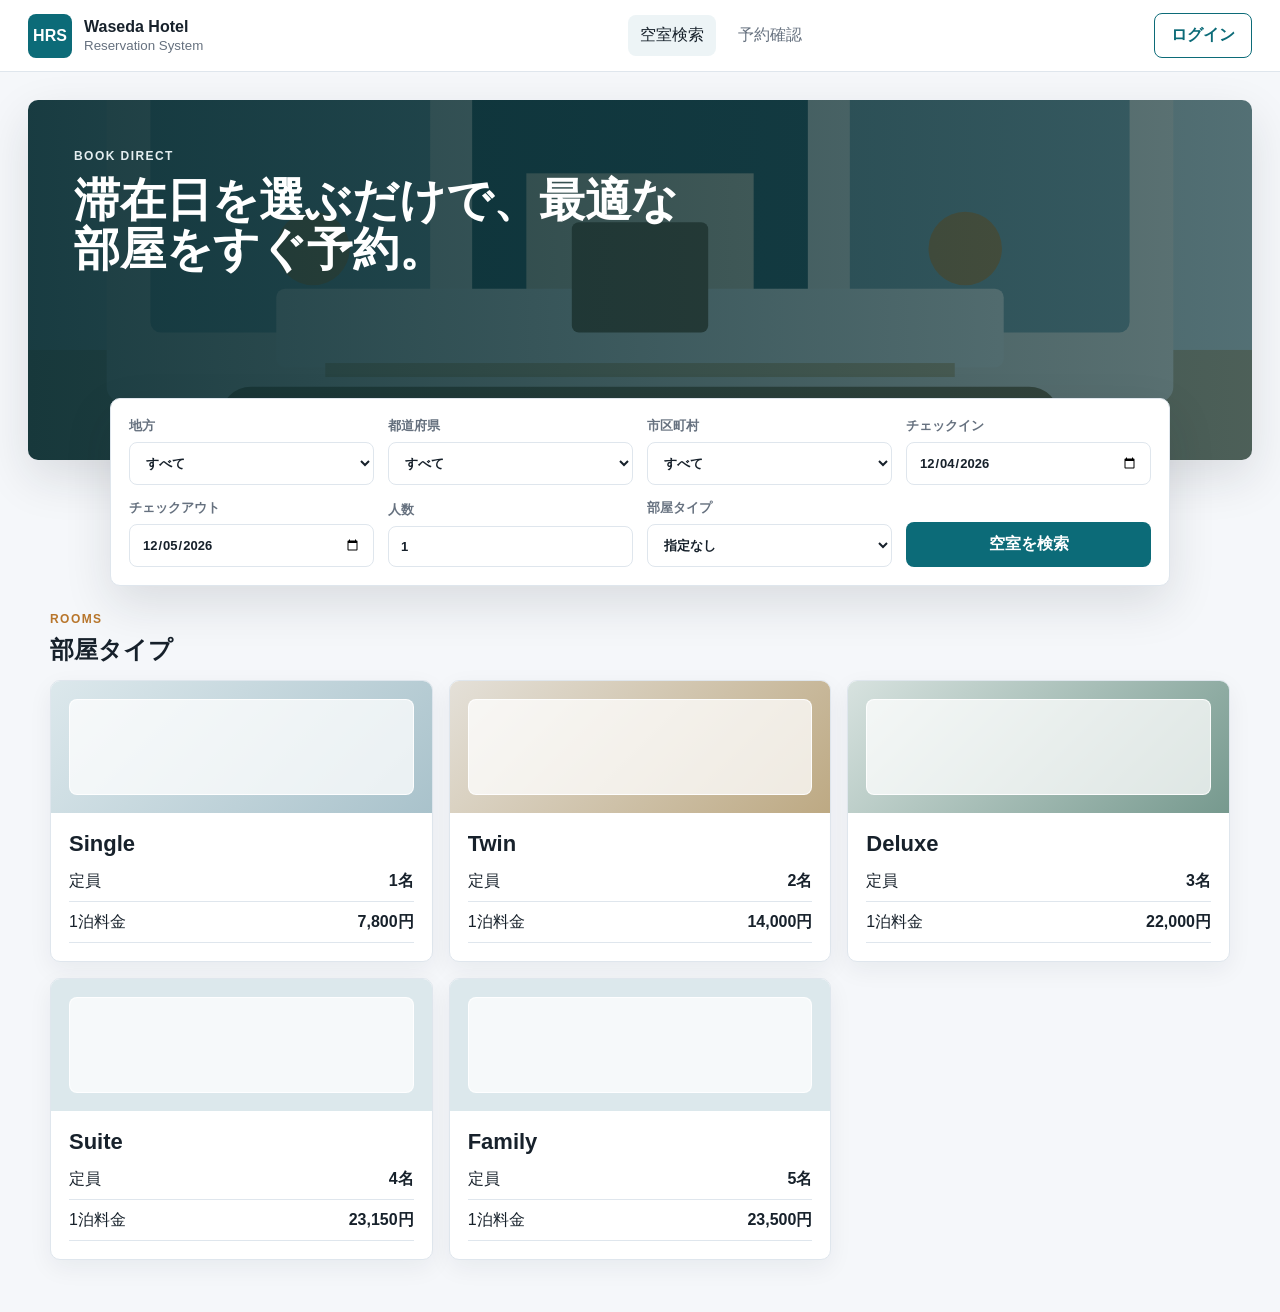
<file: src/web/index.html>
<!doctype html>
<html lang="ja">
  <head>
    <meta charset="UTF-8" />
    <meta name="viewport" content="width=device-width, initial-scale=1.0" />
    <title>Waseda Hotel Reservation System</title>
    <link rel="stylesheet" href="./styles.css" />
  </head>
  <body data-portal="customer">
    <header class="topbar">
      <div class="brand">
        <span class="brand-mark">HRS</span>
        <div>
          <strong>Waseda Hotel</strong>
          <small>Reservation System</small>
        </div>
      </div>
      <nav class="guest-nav" aria-label="顧客メニュー">
        <button class="nav-link" data-view="home">空室検索</button>
        <button class="nav-link" data-view="lookup">予約確認</button>
      </nav>
      <div class="topbar-actions">
        <span id="rolePill" class="role-pill hidden"></span>
        <button id="loginButton" class="button secondary">ログイン</button>
        <button id="logoutButton" class="button ghost hidden">ログアウト</button>
      </div>
    </header>

    <main id="app"></main>

    <div id="toast" class="toast hidden" role="status"></div>

    <script src="./ui.js"></script>
    <script src="./app.js"></script>
  </body>
</html>
</file>
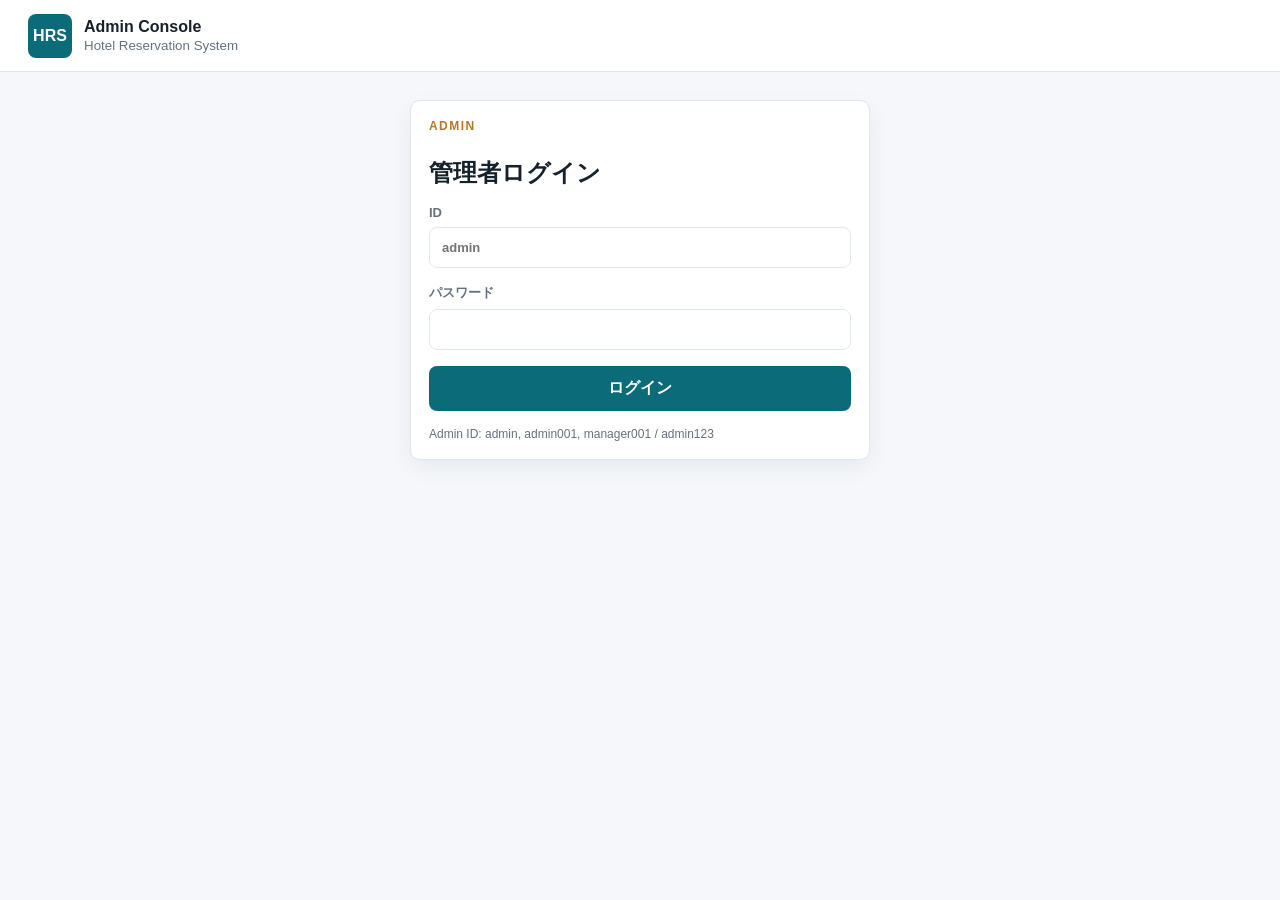
<file: src/web/admin/index.html>
<!doctype html>
<html lang="ja">
  <head>
    <meta charset="UTF-8" />
    <meta name="viewport" content="width=device-width, initial-scale=1.0" />
    <title>HRS Admin</title>
    <link rel="stylesheet" href="../styles.css" />
  </head>
  <body data-portal="admin">
    <header class="topbar portal-topbar">
      <div class="brand">
        <span class="brand-mark">HRS</span>
        <div>
          <strong>Admin Console</strong>
          <small>Hotel Reservation System</small>
        </div>
      </div>
      <nav class="guest-nav hidden" aria-label="管理者メニュー"></nav>
      <div class="topbar-actions">
        <span id="rolePill" class="role-pill hidden"></span>
        <button id="loginButton" class="button secondary hidden">管理者ログイン</button>
        <button id="logoutButton" class="button ghost hidden">ログアウト</button>
      </div>
    </header>

    <main id="app"></main>

    <div id="toast" class="toast hidden" role="status"></div>

    <script src="../ui.js"></script>
    <script src="../app.js"></script>
  </body>
</html>
</file>
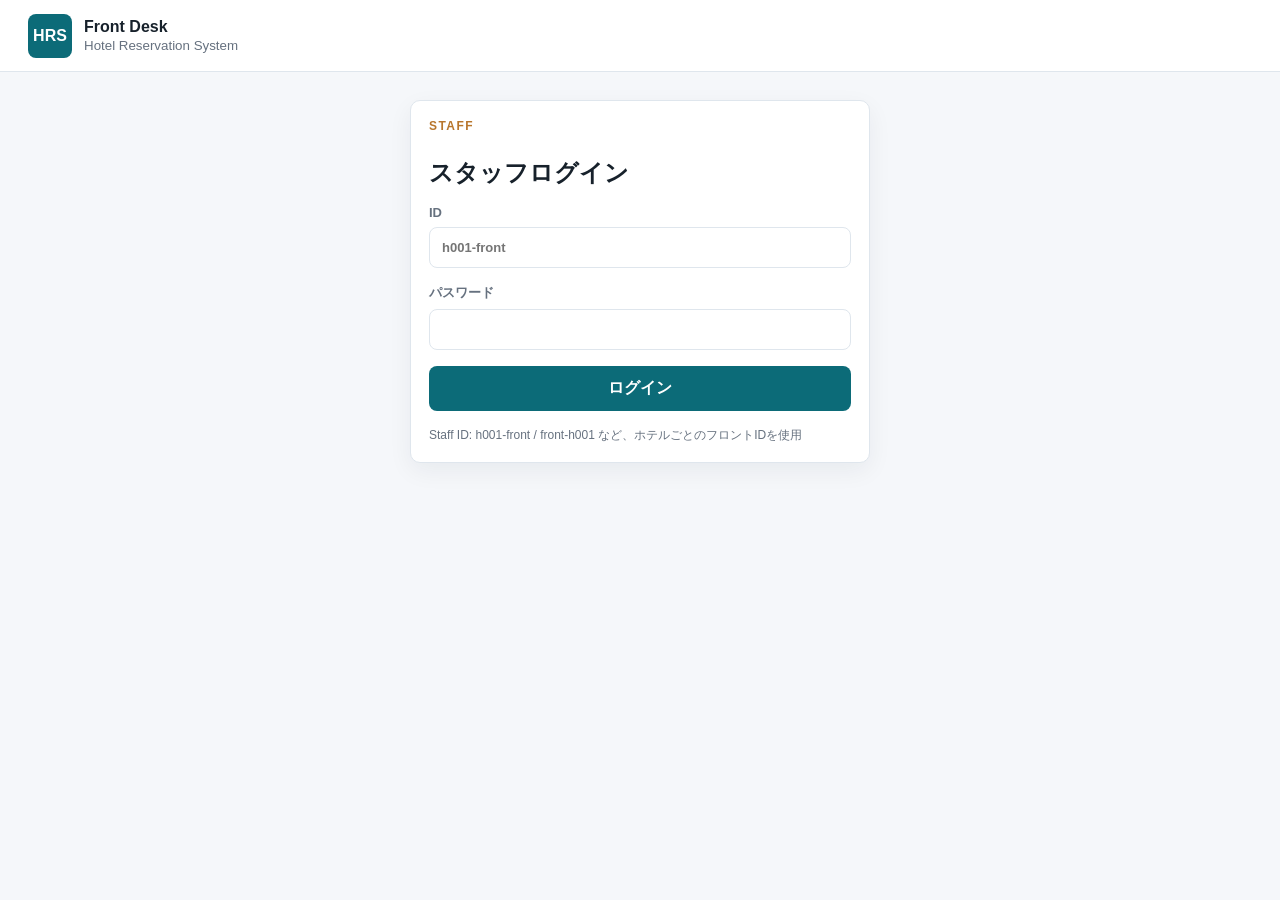
<file: src/web/staff/index.html>
<!doctype html>
<html lang="ja">
  <head>
    <meta charset="UTF-8" />
    <meta name="viewport" content="width=device-width, initial-scale=1.0" />
    <title>HRS Staff</title>
    <link rel="stylesheet" href="../styles.css" />
  </head>
  <body data-portal="staff">
    <header class="topbar portal-topbar">
      <div class="brand">
        <span class="brand-mark">HRS</span>
        <div>
          <strong>Front Desk</strong>
          <small>Hotel Reservation System</small>
        </div>
      </div>
      <nav class="guest-nav hidden" aria-label="スタッフメニュー"></nav>
      <div class="topbar-actions">
        <span id="rolePill" class="role-pill hidden"></span>
        <button id="loginButton" class="button secondary hidden">スタッフログイン</button>
        <button id="logoutButton" class="button ghost hidden">ログアウト</button>
      </div>
    </header>

    <main id="app"></main>

    <div id="toast" class="toast hidden" role="status"></div>

    <script src="../ui.js"></script>
    <script src="../app.js"></script>
  </body>
</html>
</file>
<file: src/web/styles.css>
:root {
  --ink: #17212b;
  --muted: #66717f;
  --line: #dfe6ed;
  --soft: #f5f7fa;
  --panel: #ffffff;
  --brand: #0c6b78;
  --brand-dark: #084b55;
  --accent: #b8762c;
  --danger: #b42318;
  --success: #027a48;
  --shadow: 0 18px 48px rgba(23, 33, 43, 0.12);
}

* {
  box-sizing: border-box;
}

body {
  margin: 0;
  min-width: 980px;
  color: var(--ink);
  background: var(--soft);
  font-family: -apple-system, BlinkMacSystemFont, "Segoe UI", sans-serif;
}

button,
input,
select,
textarea {
  font: inherit;
}

.topbar {
  position: sticky;
  top: 0;
  z-index: 10;
  display: grid;
  grid-template-columns: 260px 1fr auto;
  align-items: center;
  gap: 24px;
  height: 72px;
  padding: 0 28px;
  border-bottom: 1px solid var(--line);
  background: rgba(255, 255, 255, 0.96);
  backdrop-filter: blur(10px);
}

.portal-topbar {
  grid-template-columns: 260px 1fr auto;
}

.brand {
  display: flex;
  align-items: center;
  gap: 12px;
}

.brand-mark {
  display: grid;
  width: 44px;
  height: 44px;
  place-items: center;
  border-radius: 8px;
  color: white;
  background: var(--brand);
  font-weight: 800;
  letter-spacing: 0;
}

.brand strong,
.brand small {
  display: block;
}

.brand small {
  color: var(--muted);
  margin-top: 2px;
}

.guest-nav,
.topbar-actions,
.actions,
.inline-actions {
  display: flex;
  align-items: center;
  gap: 10px;
}

.guest-nav {
  justify-content: center;
}

.topbar-actions {
  justify-content: flex-end;
}

.nav-link {
  border: 0;
  background: transparent;
  color: var(--muted);
  padding: 10px 12px;
  border-radius: 8px;
  cursor: pointer;
}

.nav-link:hover,
.nav-link.active {
  color: var(--ink);
  background: #edf4f6;
}

.button {
  border: 1px solid transparent;
  border-radius: 8px;
  padding: 11px 16px;
  cursor: pointer;
  font-weight: 700;
}

.button.primary {
  color: white;
  background: var(--brand);
}

.button.primary:hover {
  background: var(--brand-dark);
}

.button.secondary {
  color: var(--brand);
  border-color: var(--brand);
  background: white;
}

.button.ghost {
  color: var(--ink);
  background: transparent;
}

.button.danger {
  color: white;
  background: var(--danger);
}

.role-pill,
.status {
  display: inline-flex;
  align-items: center;
  min-height: 30px;
  border-radius: 999px;
  padding: 5px 10px;
  background: #edf4f6;
  color: var(--brand-dark);
  font-weight: 800;
  font-size: 13px;
}

#app {
  padding: 28px;
}

.hero {
  position: relative;
  min-height: 360px;
  overflow: hidden;
  border-radius: 10px;
  background:
    linear-gradient(90deg, rgba(8, 45, 51, 0.92), rgba(8, 45, 51, 0.64)),
    url("./assets/hotel-hero.svg");
  background-size: cover;
  background-position: center;
  box-shadow: var(--shadow);
}

.hero-content {
  max-width: 700px;
  padding: 46px;
  color: white;
}

.eyebrow {
  margin: 0 0 8px;
  color: var(--accent);
  font-weight: 900;
  text-transform: uppercase;
  font-size: 12px;
  letter-spacing: 0.12em;
}

.hero h1 {
  margin: 0;
  font-size: 46px;
  line-height: 1.08;
}

.hero p {
  max-width: 560px;
  color: #e4eef0;
  line-height: 1.8;
}

.search-card {
  margin: -62px auto 24px;
  position: relative;
  max-width: 1060px;
  border: 1px solid var(--line);
  border-radius: 10px;
  background: white;
  box-shadow: var(--shadow);
  padding: 18px;
}

.search-grid {
  display: grid;
  grid-template-columns: repeat(5, minmax(0, 1fr));
  gap: 14px;
  align-items: end;
}

.location-search-grid {
  grid-template-columns: repeat(4, minmax(0, 1fr));
}

label {
  display: grid;
  gap: 7px;
  color: var(--muted);
  font-size: 13px;
  font-weight: 800;
}

input,
select,
textarea {
  width: 100%;
  border: 1px solid var(--line);
  border-radius: 8px;
  background: white;
  color: var(--ink);
  padding: 12px;
  outline: none;
}

input:focus,
select:focus,
textarea:focus {
  border-color: var(--brand);
  box-shadow: 0 0 0 3px rgba(12, 107, 120, 0.12);
}

input[readonly] {
  color: var(--muted);
  background: #f4f7f9;
}

.section {
  max-width: 1180px;
  margin: 0 auto 24px;
}

.section-header {
  display: flex;
  align-items: end;
  justify-content: space-between;
  gap: 24px;
  margin: 26px 0 14px;
}

.section-header h2,
.panel h2,
.dialog h2 {
  margin: 0;
}

.muted {
  color: var(--muted);
}

.room-grid,
.dashboard-grid,
.admin-grid,
.auth-grid {
  display: grid;
  grid-template-columns: repeat(3, minmax(0, 1fr));
  gap: 16px;
}

.auth-grid {
  grid-template-columns: minmax(320px, 0.9fr) minmax(420px, 1.35fr);
  align-items: start;
}

.auth-section {
  display: grid;
  place-items: start center;
}

.auth-panel {
  width: min(460px, 100%);
  display: grid;
  gap: 16px;
}

.auth-panel-wide {
  width: min(720px, 100%);
}

.text-link {
  border: 0;
  background: transparent;
  color: var(--brand);
  padding: 6px 0 0;
  text-align: left;
  font-weight: 800;
  cursor: pointer;
}

.text-link:hover {
  color: var(--brand-dark);
  text-decoration: underline;
}

.results-actions {
  justify-content: flex-end;
  margin-bottom: 14px;
}

.sort-control {
  display: flex;
  grid-auto-flow: column;
  align-items: center;
  gap: 10px;
  color: var(--muted);
  font-weight: 800;
}

.sort-control select {
  min-width: 180px;
  padding: 10px 12px;
}

.reservation-filter-bar {
  display: flex;
  justify-content: flex-end;
  margin: 0 0 14px;
}

.checkbox-line {
  display: inline-flex;
  grid-auto-flow: column;
  align-items: center;
  gap: 8px;
  border: 1px solid var(--line);
  border-radius: 8px;
  background: white;
  color: var(--ink);
  padding: 9px 12px;
  cursor: pointer;
}

.checkbox-line input[type="checkbox"] {
  width: 16px;
  height: 16px;
  padding: 0;
  accent-color: var(--brand);
}

.reservation-group {
  display: grid;
  gap: 12px;
  margin-bottom: 18px;
}

.section-header.compact {
  margin: 8px 0 0;
}

.room-card,
.panel,
.summary-card,
.metric,
.reservation-card {
  border: 1px solid var(--line);
  border-radius: 10px;
  background: var(--panel);
  box-shadow: 0 8px 24px rgba(23, 33, 43, 0.06);
}

.room-card {
  overflow: hidden;
}

.room-visual {
  height: 132px;
  background: #dce8ec;
  position: relative;
}

.room-visual::before {
  content: "";
  position: absolute;
  inset: 18px;
  border-radius: 8px;
  background: rgba(255, 255, 255, 0.75);
  border: 1px solid rgba(255, 255, 255, 0.85);
}

.room-visual.single {
  background: linear-gradient(135deg, #dce8ec, #a9c2cb);
}

.room-visual.twin {
  background: linear-gradient(135deg, #e4e0d8, #bda983);
}

.room-visual.deluxe {
  background: linear-gradient(135deg, #d7e2df, #76998e);
}

.room-body,
.panel,
.summary-card,
.metric,
.reservation-card {
  padding: 18px;
}

.room-body h3 {
  margin: 0 0 6px;
  font-size: 22px;
}

.price {
  font-size: 24px;
  font-weight: 900;
}

.reservation-number {
  display: inline-flex;
  align-items: center;
  border-radius: 8px;
  padding: 10px 12px;
  background: #edf4f6;
  color: var(--brand-dark);
  font-size: 28px;
  letter-spacing: 0;
}

.results {
  display: grid;
  grid-template-columns: 1fr;
  gap: 14px;
}

.result-row {
  display: grid;
  grid-template-columns: 170px 1fr auto;
  gap: 18px;
  align-items: center;
  border: 1px solid var(--line);
  border-radius: 10px;
  background: white;
  padding: 16px;
}

.result-row h3 {
  margin: 0 0 5px;
}

.result-meta {
  display: flex;
  gap: 8px;
  flex-wrap: wrap;
  margin-top: 10px;
}

.chip {
  display: inline-flex;
  padding: 6px 9px;
  border-radius: 999px;
  background: #f0f4f7;
  color: var(--muted);
  font-size: 13px;
  font-weight: 800;
}

.layout {
  display: grid;
  grid-template-columns: 250px 1fr;
  gap: 20px;
  align-items: start;
}

.side-panel {
  position: sticky;
  top: 92px;
  border: 1px solid var(--line);
  border-radius: 10px;
  background: white;
  padding: 14px;
}

.side-panel button {
  width: 100%;
  justify-content: flex-start;
  text-align: left;
  margin-bottom: 8px;
}

.panel {
  margin-bottom: 16px;
}

.form-grid {
  display: grid;
  grid-template-columns: repeat(2, minmax(0, 1fr));
  gap: 14px;
}

.form-grid.one {
  grid-template-columns: 1fr;
}

.summary-list {
  display: grid;
  gap: 10px;
  margin: 14px 0 0;
}

.summary-list div {
  display: flex;
  justify-content: space-between;
  gap: 18px;
  padding-bottom: 9px;
  border-bottom: 1px solid var(--line);
}

.stepper {
  display: grid;
  grid-template-columns: repeat(4, minmax(0, 1fr));
  gap: 8px;
  margin-bottom: 16px;
}

.step {
  border: 1px solid var(--line);
  border-radius: 999px;
  padding: 8px 10px;
  color: var(--muted);
  background: #f8fafc;
  text-align: center;
  font-size: 13px;
  font-weight: 800;
}

.step.active {
  color: white;
  border-color: var(--brand);
  background: var(--brand);
}

.step.done {
  color: var(--success);
  border-color: #b7e4cf;
  background: #ecfdf3;
}

.editable-list {
  display: grid;
  gap: 10px;
}

.internal-note {
  display: inline-flex;
  gap: 8px;
  align-items: center;
  margin: 12px 0 14px;
  border-radius: 999px;
  background: #edf4f6;
  color: var(--brand-dark);
  padding: 8px 12px;
  font-size: 13px;
  font-weight: 800;
}

.editable-row {
  display: grid;
  grid-template-columns: 1fr 1fr 110px 130px auto;
  gap: 10px;
  align-items: end;
  border: 1px solid var(--line);
  border-radius: 10px;
  background: #fbfcfe;
  padding: 12px;
}

.editable-row.room-row {
  grid-template-columns: 1fr 1fr 1fr 170px auto;
}

table {
  width: 100%;
  border-collapse: collapse;
  background: white;
}

th,
td {
  border-bottom: 1px solid var(--line);
  padding: 12px;
  text-align: left;
}

th {
  color: var(--muted);
  font-size: 13px;
  background: #f8fafc;
}

.table-actions {
  display: flex;
  gap: 8px;
}

.toast {
  position: fixed;
  right: 24px;
  bottom: 24px;
  max-width: 360px;
  border-radius: 10px;
  background: var(--ink);
  color: white;
  padding: 14px 16px;
  box-shadow: var(--shadow);
  z-index: 30;
}

.dialog {
  border: 0;
  padding: 0;
  border-radius: 12px;
  box-shadow: var(--shadow);
}

.dialog::backdrop {
  background: rgba(10, 20, 30, 0.42);
}

.dialog-card {
  width: 430px;
  padding: 24px;
  display: grid;
  gap: 14px;
}

.dialog-actions {
  display: flex;
  justify-content: flex-end;
  gap: 10px;
}

.hint {
  margin: 0;
  color: var(--muted);
  font-size: 12px;
}

.empty {
  border: 1px dashed var(--line);
  border-radius: 10px;
  background: white;
  padding: 32px;
  text-align: center;
  color: var(--muted);
}

.hidden {
  display: none !important;
}

@media (max-width: 1080px) {
  body {
    min-width: 760px;
  }

  .search-grid,
  .location-search-grid,
  .room-grid,
  .dashboard-grid,
  .admin-grid,
  .auth-grid {
    grid-template-columns: repeat(2, minmax(0, 1fr));
  }

  .layout {
    grid-template-columns: 1fr;
  }

  .side-panel {
    position: static;
  }
}
</file>
